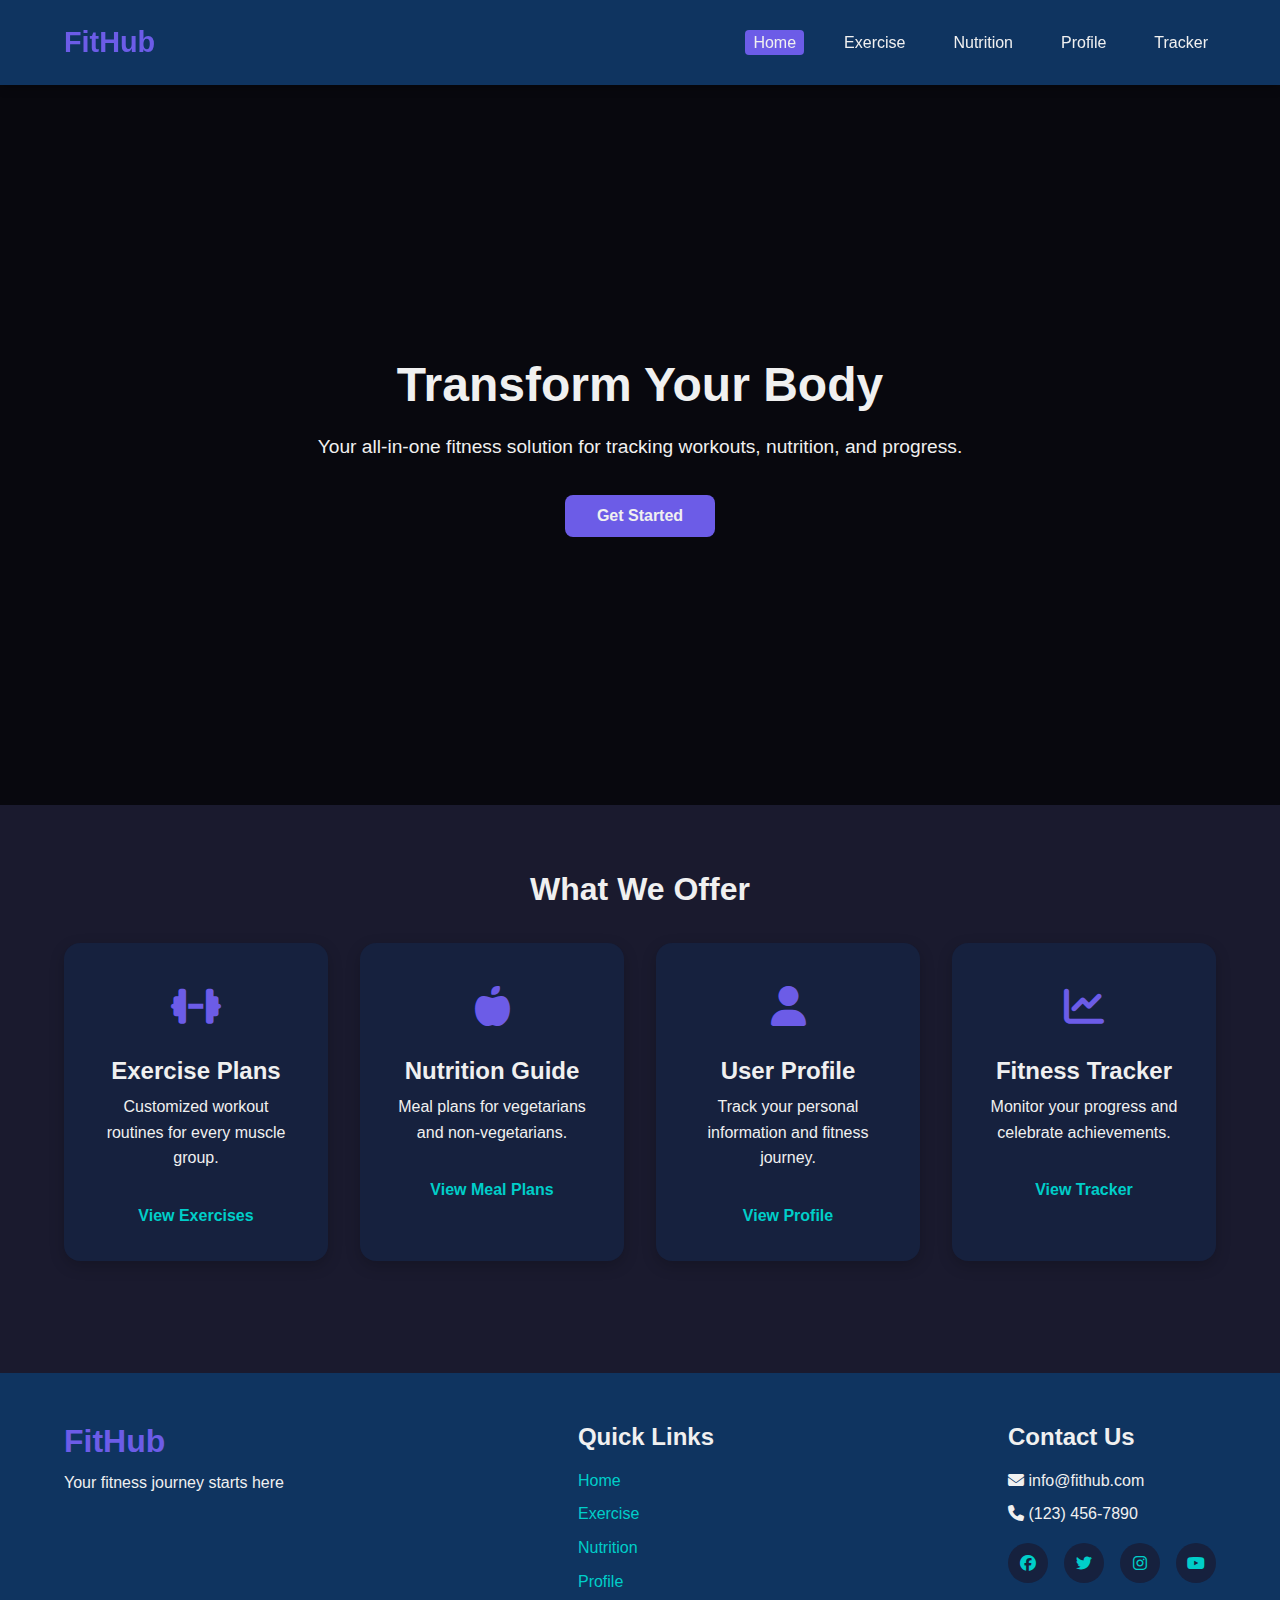
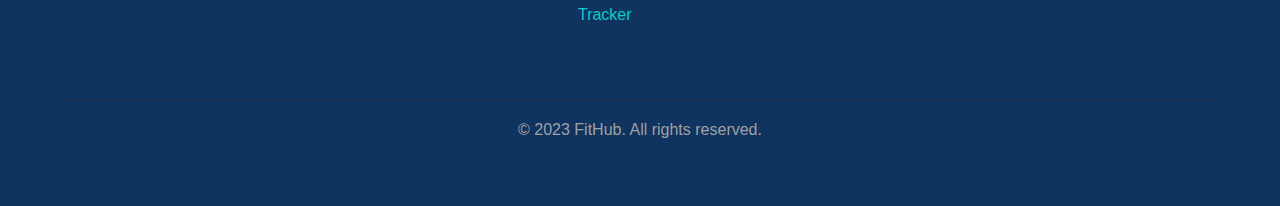
<file: index.html>
<!DOCTYPE html>
<html lang="en">
  <head>
    <meta charset="UTF-8" />
    <meta name="viewport" content="width=device-width, initial-scale=1.0" />
    <title>FitHub - Your Fitness Companion</title>
    <link rel="stylesheet" href="css/style.css" />
    <!-- Font Awesome for icons -->
    <link
      rel="stylesheet"
      href="https://cdnjs.cloudflare.com/ajax/libs/font-awesome/6.4.0/css/all.min.css"
    />
  </head>
  <body>
    <!-- Header with navigation -->
    <header>
      <div class="container">
        <div class="logo">
          <h1>FitHub</h1>
        </div>
        <nav>
          <ul>
            <li><a href="index.html" class="active">Home</a></li>
            <li><a href="exercise.html">Exercise</a></li>
            <li><a href="nutrition.html">Nutrition</a></li>
            <li><a href="profile.html">Profile</a></li>
            <li><a href="tracker.html">Tracker</a></li>
          </ul>
        </nav>
      </div>
    </header>

    <!-- Main content -->
    <main>
      <!-- Hero section with real background image -->
      <section class="hero">
        <div class="container">
          <div class="hero-content">
            <h2>Transform Your Body</h2>
            <p>
              Your all-in-one fitness solution for tracking workouts, nutrition,
              and progress.
            </p>
            <a href="exercise.html" class="btn">Get Started</a>
          </div>
        </div>
      </section>

      <!-- Features section -->
      <section class="features">
        <div class="container">
          <h2>What We Offer</h2>
          <div class="feature-cards">
            <!-- Exercise feature -->
            <div class="feature-card">
              <div class="feature-icon">
                <i class="fas fa-dumbbell"></i>
              </div>
              <h3>Exercise Plans</h3>
              <p>Customized workout routines for every muscle group.</p>
              <a href="exercise.html" class="feature-link">View Exercises</a>
            </div>

            <!-- Nutrition feature -->
            <div class="feature-card">
              <div class="feature-icon">
                <i class="fas fa-apple-alt"></i>
              </div>
              <h3>Nutrition Guide</h3>
              <p>Meal plans for vegetarians and non-vegetarians.</p>
              <a href="nutrition.html" class="feature-link">View Meal Plans</a>
            </div>

            <!-- Profile feature -->
            <div class="feature-card">
              <div class="feature-icon">
                <i class="fas fa-user"></i>
              </div>
              <h3>User Profile</h3>
              <p>Track your personal information and fitness journey.</p>
              <a href="profile.html" class="feature-link">View Profile</a>
            </div>

            <!-- Tracker feature -->
            <div class="feature-card">
              <div class="feature-icon">
                <i class="fas fa-chart-line"></i>
              </div>
              <h3>Fitness Tracker</h3>
              <p>Monitor your progress and celebrate achievements.</p>
              <a href="tracker.html" class="feature-link">View Tracker</a>
            </div>
          </div>
        </div>
      </section>
    </main>

    <!-- Footer -->
    <footer>
      <div class="container">
        <div class="footer-content">
          <div class="footer-logo">
            <h2>FitHub</h2>
            <p>Your fitness journey starts here</p>
          </div>
          <div class="footer-links">
            <h3>Quick Links</h3>
            <ul>
              <li><a href="index.html">Home</a></li>
              <li><a href="exercise.html">Exercise</a></li>
              <li><a href="nutrition.html">Nutrition</a></li>
              <li><a href="profile.html">Profile</a></li>
              <li><a href="tracker.html">Tracker</a></li>
            </ul>
          </div>
          <div class="footer-contact">
            <h3>Contact Us</h3>
            <p><i class="fas fa-envelope"></i> info@fithub.com</p>
            <p><i class="fas fa-phone"></i> (123) 456-7890</p>
            <div class="social-icons">
              <a href="#"><i class="fab fa-facebook"></i></a>
              <a href="#"><i class="fab fa-twitter"></i></a>
              <a href="#"><i class="fab fa-instagram"></i></a>
              <a href="#"><i class="fab fa-youtube"></i></a>
            </div>
          </div>
        </div>
        <div class="copyright">
          <p>&copy; 2023 FitHub. All rights reserved.</p>
        </div>
      </div>
    </footer>
  </body>
</html>
</file>
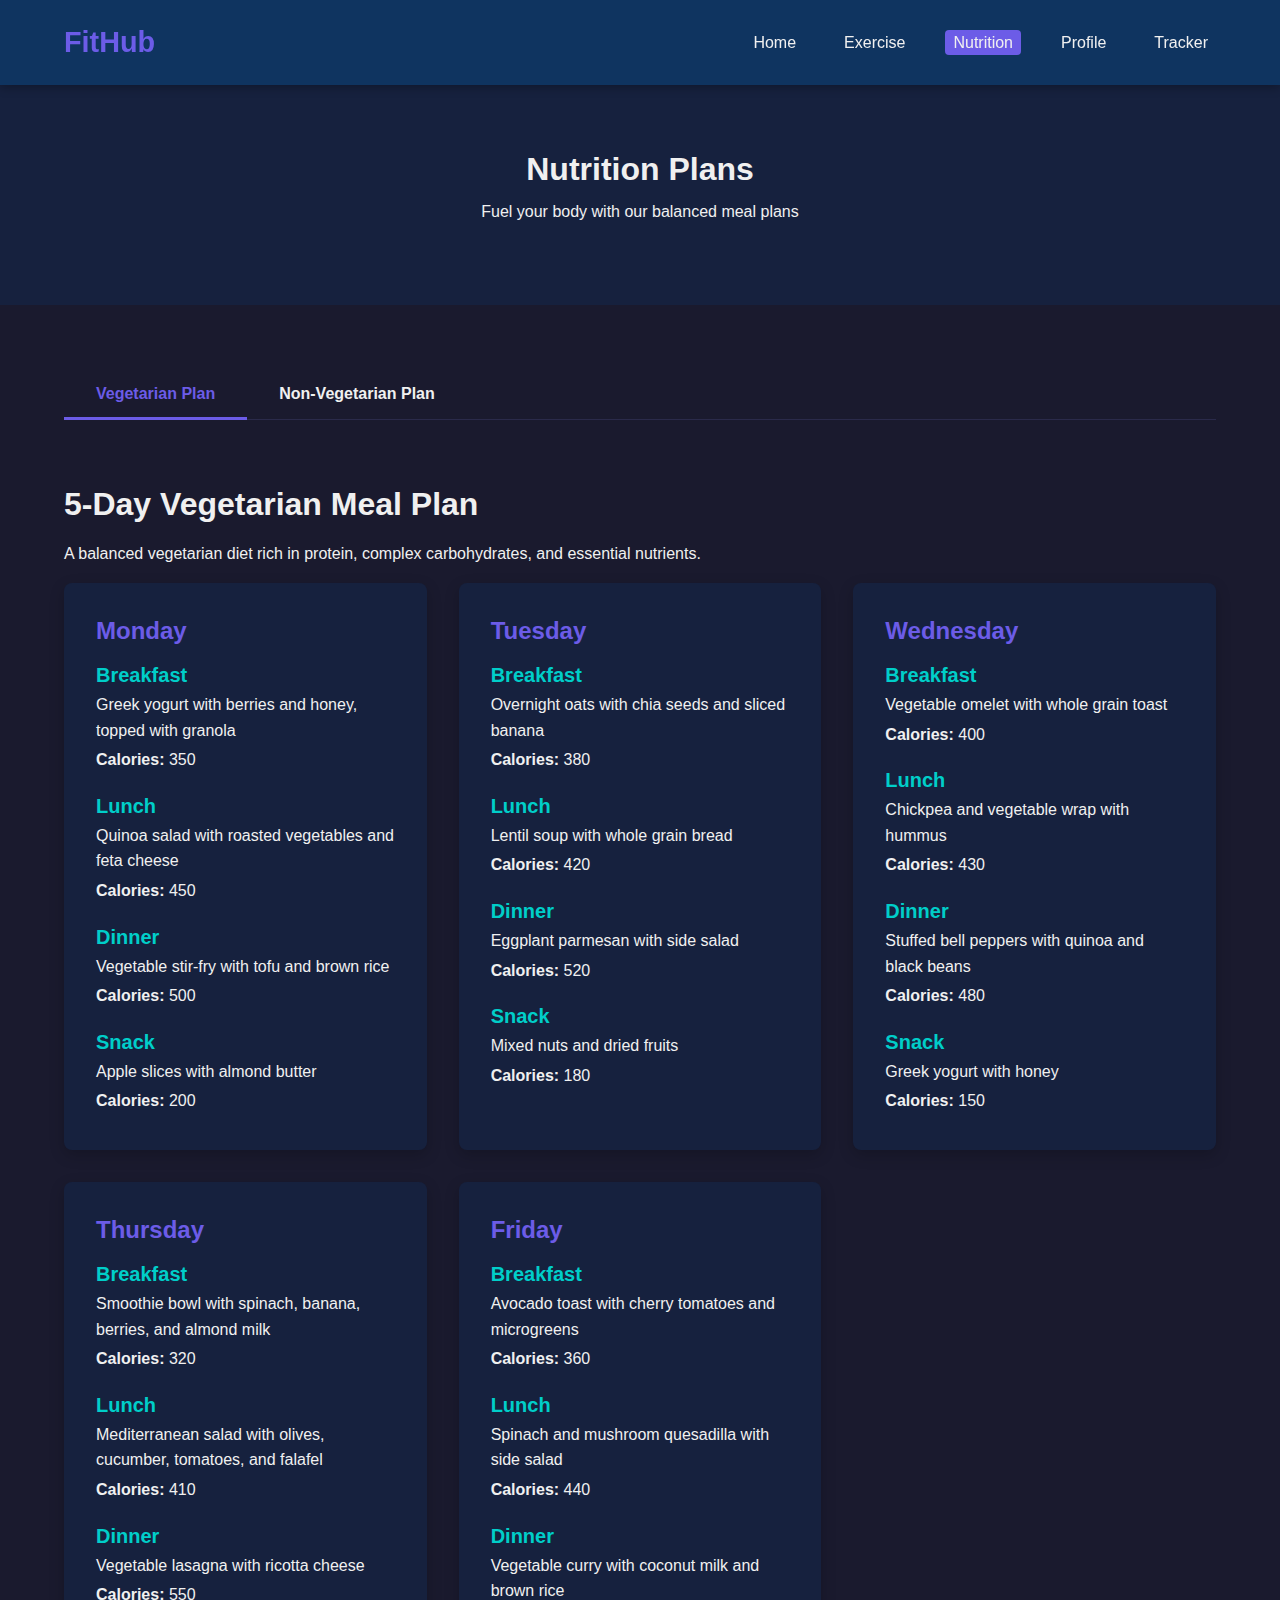
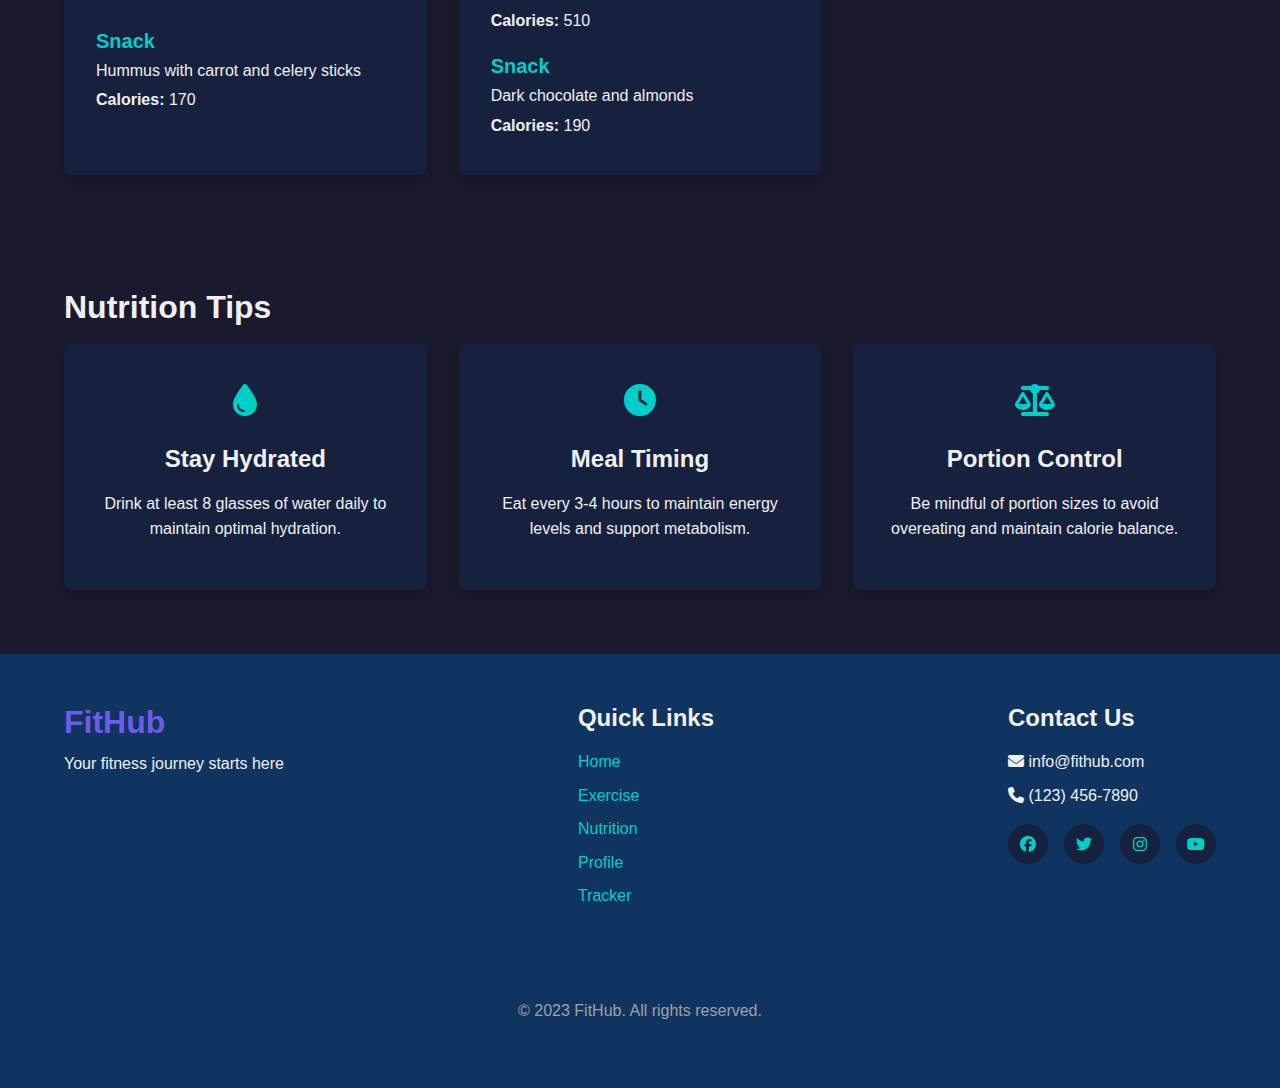
<file: nutrition.html>
<!DOCTYPE html>
<html lang="en">
  <head>
    <meta charset="UTF-8" />
    <meta name="viewport" content="width=device-width, initial-scale=1.0" />
    <title>Nutrition Plans - FitHub</title>
    <link rel="stylesheet" href="css/style.css" />
    <!-- Font Awesome for icons -->
    <link
      rel="stylesheet"
      href="https://cdnjs.cloudflare.com/ajax/libs/font-awesome/6.4.0/css/all.min.css"
    />
  </head>
  <body>
    <!-- Header with navigation -->
    <header>
      <div class="container">
        <div class="logo">
          <h1>FitHub</h1>
        </div>
        <nav>
          <ul>
            <li><a href="index.html">Home</a></li>
            <li><a href="exercise.html">Exercise</a></li>
            <li><a href="nutrition.html" class="active">Nutrition</a></li>
            <li><a href="profile.html">Profile</a></li>
            <li><a href="tracker.html">Tracker</a></li>
          </ul>
        </nav>
      </div>
    </header>

    <!-- Main content -->
    <main>
      <!-- Nutrition page header -->
      <section class="page-header">
        <div class="container">
          <h2>Nutrition Plans</h2>
          <p>Fuel your body with our balanced meal plans</p>
        </div>
      </section>

      <!-- Nutrition tabs -->
      <section class="nutrition-section">
        <div class="container">
          <!-- Tab navigation -->
          <div class="tab-navigation">
            <button class="tab-button active" id="veg-tab">
              Vegetarian Plan
            </button>
            <button class="tab-button" id="non-veg-tab">
              Non-Vegetarian Plan
            </button>
          </div>

          <!-- Vegetarian Plan Tab -->
          <div class="tab-content active" id="vegetarian">
            <h2>5-Day Vegetarian Meal Plan</h2>
            <p>
              A balanced vegetarian diet rich in protein, complex carbohydrates,
              and essential nutrients.
            </p>

            <div class="meal-plan">
              <!-- Monday -->
              <div class="day-plan">
                <h3>Monday</h3>
                <div class="meals">
                  <div class="meal">
                    <h4>Breakfast</h4>
                    <p>
                      Greek yogurt with berries and honey, topped with granola
                    </p>
                    <p><strong>Calories:</strong> 350</p>
                  </div>
                  <div class="meal">
                    <h4>Lunch</h4>
                    <p>Quinoa salad with roasted vegetables and feta cheese</p>
                    <p><strong>Calories:</strong> 450</p>
                  </div>
                  <div class="meal">
                    <h4>Dinner</h4>
                    <p>Vegetable stir-fry with tofu and brown rice</p>
                    <p><strong>Calories:</strong> 500</p>
                  </div>
                  <div class="meal">
                    <h4>Snack</h4>
                    <p>Apple slices with almond butter</p>
                    <p><strong>Calories:</strong> 200</p>
                  </div>
                </div>
              </div>

              <!-- Tuesday -->
              <div class="day-plan">
                <h3>Tuesday</h3>
                <div class="meals">
                  <div class="meal">
                    <h4>Breakfast</h4>
                    <p>Overnight oats with chia seeds and sliced banana</p>
                    <p><strong>Calories:</strong> 380</p>
                  </div>
                  <div class="meal">
                    <h4>Lunch</h4>
                    <p>Lentil soup with whole grain bread</p>
                    <p><strong>Calories:</strong> 420</p>
                  </div>
                  <div class="meal">
                    <h4>Dinner</h4>
                    <p>Eggplant parmesan with side salad</p>
                    <p><strong>Calories:</strong> 520</p>
                  </div>
                  <div class="meal">
                    <h4>Snack</h4>
                    <p>Mixed nuts and dried fruits</p>
                    <p><strong>Calories:</strong> 180</p>
                  </div>
                </div>
              </div>

              <!-- Wednesday -->
              <div class="day-plan">
                <h3>Wednesday</h3>
                <div class="meals">
                  <div class="meal">
                    <h4>Breakfast</h4>
                    <p>Vegetable omelet with whole grain toast</p>
                    <p><strong>Calories:</strong> 400</p>
                  </div>
                  <div class="meal">
                    <h4>Lunch</h4>
                    <p>Chickpea and vegetable wrap with hummus</p>
                    <p><strong>Calories:</strong> 430</p>
                  </div>
                  <div class="meal">
                    <h4>Dinner</h4>
                    <p>Stuffed bell peppers with quinoa and black beans</p>
                    <p><strong>Calories:</strong> 480</p>
                  </div>
                  <div class="meal">
                    <h4>Snack</h4>
                    <p>Greek yogurt with honey</p>
                    <p><strong>Calories:</strong> 150</p>
                  </div>
                </div>
              </div>

              <!-- Thursday -->
              <div class="day-plan">
                <h3>Thursday</h3>
                <div class="meals">
                  <div class="meal">
                    <h4>Breakfast</h4>
                    <p>
                      Smoothie bowl with spinach, banana, berries, and almond
                      milk
                    </p>
                    <p><strong>Calories:</strong> 320</p>
                  </div>
                  <div class="meal">
                    <h4>Lunch</h4>
                    <p>
                      Mediterranean salad with olives, cucumber, tomatoes, and
                      falafel
                    </p>
                    <p><strong>Calories:</strong> 410</p>
                  </div>
                  <div class="meal">
                    <h4>Dinner</h4>
                    <p>Vegetable lasagna with ricotta cheese</p>
                    <p><strong>Calories:</strong> 550</p>
                  </div>
                  <div class="meal">
                    <h4>Snack</h4>
                    <p>Hummus with carrot and celery sticks</p>
                    <p><strong>Calories:</strong> 170</p>
                  </div>
                </div>
              </div>

              <!-- Friday -->
              <div class="day-plan">
                <h3>Friday</h3>
                <div class="meals">
                  <div class="meal">
                    <h4>Breakfast</h4>
                    <p>Avocado toast with cherry tomatoes and microgreens</p>
                    <p><strong>Calories:</strong> 360</p>
                  </div>
                  <div class="meal">
                    <h4>Lunch</h4>
                    <p>Spinach and mushroom quesadilla with side salad</p>
                    <p><strong>Calories:</strong> 440</p>
                  </div>
                  <div class="meal">
                    <h4>Dinner</h4>
                    <p>Vegetable curry with coconut milk and brown rice</p>
                    <p><strong>Calories:</strong> 510</p>
                  </div>
                  <div class="meal">
                    <h4>Snack</h4>
                    <p>Dark chocolate and almonds</p>
                    <p><strong>Calories:</strong> 190</p>
                  </div>
                </div>
              </div>
            </div>
          </div>

          <!-- Non-Vegetarian Plan Tab -->
          <div class="tab-content" id="non-vegetarian">
            <h2>5-Day Non-Vegetarian Meal Plan</h2>
            <p>
              A protein-rich diet with lean meats, complex carbohydrates, and
              essential nutrients.
            </p>

            <div class="meal-plan">
              <!-- Monday -->
              <div class="day-plan">
                <h3>Monday</h3>
                <div class="meals">
                  <div class="meal">
                    <h4>Breakfast</h4>
                    <p>Scrambled eggs with spinach and whole grain toast</p>
                    <p><strong>Calories:</strong> 380</p>
                  </div>
                  <div class="meal">
                    <h4>Lunch</h4>
                    <p>
                      Grilled chicken salad with mixed greens and olive oil
                      dressing
                    </p>
                    <p><strong>Calories:</strong> 450</p>
                  </div>
                  <div class="meal">
                    <h4>Dinner</h4>
                    <p>Baked salmon with roasted vegetables and quinoa</p>
                    <p><strong>Calories:</strong> 520</p>
                  </div>
                  <div class="meal">
                    <h4>Snack</h4>
                    <p>Protein shake with banana</p>
                    <p><strong>Calories:</strong> 220</p>
                  </div>
                </div>
              </div>

              <!-- Tuesday -->
              <div class="day-plan">
                <h3>Tuesday</h3>
                <div class="meals">
                  <div class="meal">
                    <h4>Breakfast</h4>
                    <p>Greek yogurt with berries, nuts, and honey</p>
                    <p><strong>Calories:</strong> 350</p>
                  </div>
                  <div class="meal">
                    <h4>Lunch</h4>
                    <p>Turkey and avocado wrap with side salad</p>
                    <p><strong>Calories:</strong> 480</p>
                  </div>
                  <div class="meal">
                    <h4>Dinner</h4>
                    <p>Lean beef stir-fry with vegetables and brown rice</p>
                    <p><strong>Calories:</strong> 550</p>
                  </div>
                  <div class="meal">
                    <h4>Snack</h4>
                    <p>Hard-boiled eggs</p>
                    <p><strong>Calories:</strong> 140</p>
                  </div>
                </div>
              </div>

              <!-- Wednesday -->
              <div class="day-plan">
                <h3>Wednesday</h3>
                <div class="meals">
                  <div class="meal">
                    <h4>Breakfast</h4>
                    <p>Protein pancakes with fresh berries</p>
                    <p><strong>Calories:</strong> 420</p>
                  </div>
                  <div class="meal">
                    <h4>Lunch</h4>
                    <p>Tuna salad with whole grain crackers</p>
                    <p><strong>Calories:</strong> 400</p>
                  </div>
                  <div class="meal">
                    <h4>Dinner</h4>
                    <p>
                      Grilled chicken breast with sweet potato and steamed
                      broccoli
                    </p>
                    <p><strong>Calories:</strong> 490</p>
                  </div>
                  <div class="meal">
                    <h4>Snack</h4>
                    <p>Cottage cheese with pineapple</p>
                    <p><strong>Calories:</strong> 180</p>
                  </div>
                </div>
              </div>

              <!-- Thursday -->
              <div class="day-plan">
                <h3>Thursday</h3>
                <div class="meals">
                  <div class="meal">
                    <h4>Breakfast</h4>
                    <p>
                      Egg white omelet with turkey bacon and whole grain toast
                    </p>
                    <p><strong>Calories:</strong> 390</p>
                  </div>
                  <div class="meal">
                    <h4>Lunch</h4>
                    <p>
                      Grilled shrimp salad with mixed greens and light
                      vinaigrette
                    </p>
                    <p><strong>Calories:</strong> 420</p>
                  </div>
                  <div class="meal">
                    <h4>Dinner</h4>
                    <p>
                      Baked chicken thighs with roasted Brussels sprouts and
                      quinoa
                    </p>
                    <p><strong>Calories:</strong> 530</p>
                  </div>
                  <div class="meal">
                    <h4>Snack</h4>
                    <p>Greek yogurt with honey and walnuts</p>
                    <p><strong>Calories:</strong> 200</p>
                  </div>
                </div>
              </div>

              <!-- Friday -->
              <div class="day-plan">
                <h3>Friday</h3>
                <div class="meals">
                  <div class="meal">
                    <h4>Breakfast</h4>
                    <p>Smoked salmon on whole grain toast with cream cheese</p>
                    <p><strong>Calories:</strong> 410</p>
                  </div>
                  <div class="meal">
                    <h4>Lunch</h4>
                    <p>Chicken Caesar salad with homemade dressing</p>
                    <p><strong>Calories:</strong> 460</p>
                  </div>
                  <div class="meal">
                    <h4>Dinner</h4>
                    <p>Grilled steak with asparagus and sweet potato mash</p>
                    <p><strong>Calories:</strong> 580</p>
                  </div>
                  <div class="meal">
                    <h4>Snack</h4>
                    <p>Protein bar and apple</p>
                    <p><strong>Calories:</strong> 230</p>
                  </div>
                </div>
              </div>
            </div>
          </div>
        </div>
      </section>

      <!-- Nutrition tips -->
      <section class="nutrition-tips">
        <div class="container">
          <h2>Nutrition Tips</h2>
          <div class="tips-container">
            <div class="tip">
              <div class="tip-icon">
                <i class="fas fa-tint"></i>
              </div>
              <h3>Stay Hydrated</h3>
              <p>
                Drink at least 8 glasses of water daily to maintain optimal
                hydration.
              </p>
            </div>
            <div class="tip">
              <div class="tip-icon">
                <i class="fas fa-clock"></i>
              </div>
              <h3>Meal Timing</h3>
              <p>
                Eat every 3-4 hours to maintain energy levels and support
                metabolism.
              </p>
            </div>
            <div class="tip">
              <div class="tip-icon">
                <i class="fas fa-balance-scale"></i>
              </div>
              <h3>Portion Control</h3>
              <p>
                Be mindful of portion sizes to avoid overeating and maintain
                calorie balance.
              </p>
            </div>
          </div>
        </div>
      </section>
    </main>

    <!-- Footer -->
    <footer>
      <div class="container">
        <div class="footer-content">
          <div class="footer-logo">
            <h2>FitHub</h2>
            <p>Your fitness journey starts here</p>
          </div>
          <div class="footer-links">
            <h3>Quick Links</h3>
            <ul>
              <li><a href="index.html">Home</a></li>
              <li><a href="exercise.html">Exercise</a></li>
              <li><a href="nutrition.html">Nutrition</a></li>
              <li><a href="profile.html">Profile</a></li>
              <li><a href="tracker.html">Tracker</a></li>
            </ul>
          </div>
          <div class="footer-contact">
            <h3>Contact Us</h3>
            <p><i class="fas fa-envelope"></i> info@fithub.com</p>
            <p><i class="fas fa-phone"></i> (123) 456-7890</p>
            <div class="social-icons">
              <a href="#"><i class="fab fa-facebook"></i></a>
              <a href="#"><i class="fab fa-twitter"></i></a>
              <a href="#"><i class="fab fa-instagram"></i></a>
              <a href="#"><i class="fab fa-youtube"></i></a>
            </div>
          </div>
        </div>
        <div class="copyright">
          <p>&copy; 2023 FitHub. All rights reserved.</p>
        </div>
      </div>
    </footer>

    <!-- JavaScript for tab switching -->
    <script>
      document.addEventListener("DOMContentLoaded", function () {
        const vegTab = document.getElementById("veg-tab");
        const nonVegTab = document.getElementById("non-veg-tab");
        const vegContent = document.getElementById("vegetarian");
        const nonVegContent = document.getElementById("non-vegetarian");

        vegTab.addEventListener("click", function () {
          vegTab.classList.add("active");
          nonVegTab.classList.remove("active");
          vegContent.classList.add("active");
          nonVegContent.classList.remove("active");
        });

        nonVegTab.addEventListener("click", function () {
          nonVegTab.classList.add("active");
          vegTab.classList.remove("active");
          nonVegContent.classList.add("active");
          vegContent.classList.remove("active");
        });
      });
    </script>
  </body>
</html>
</file>
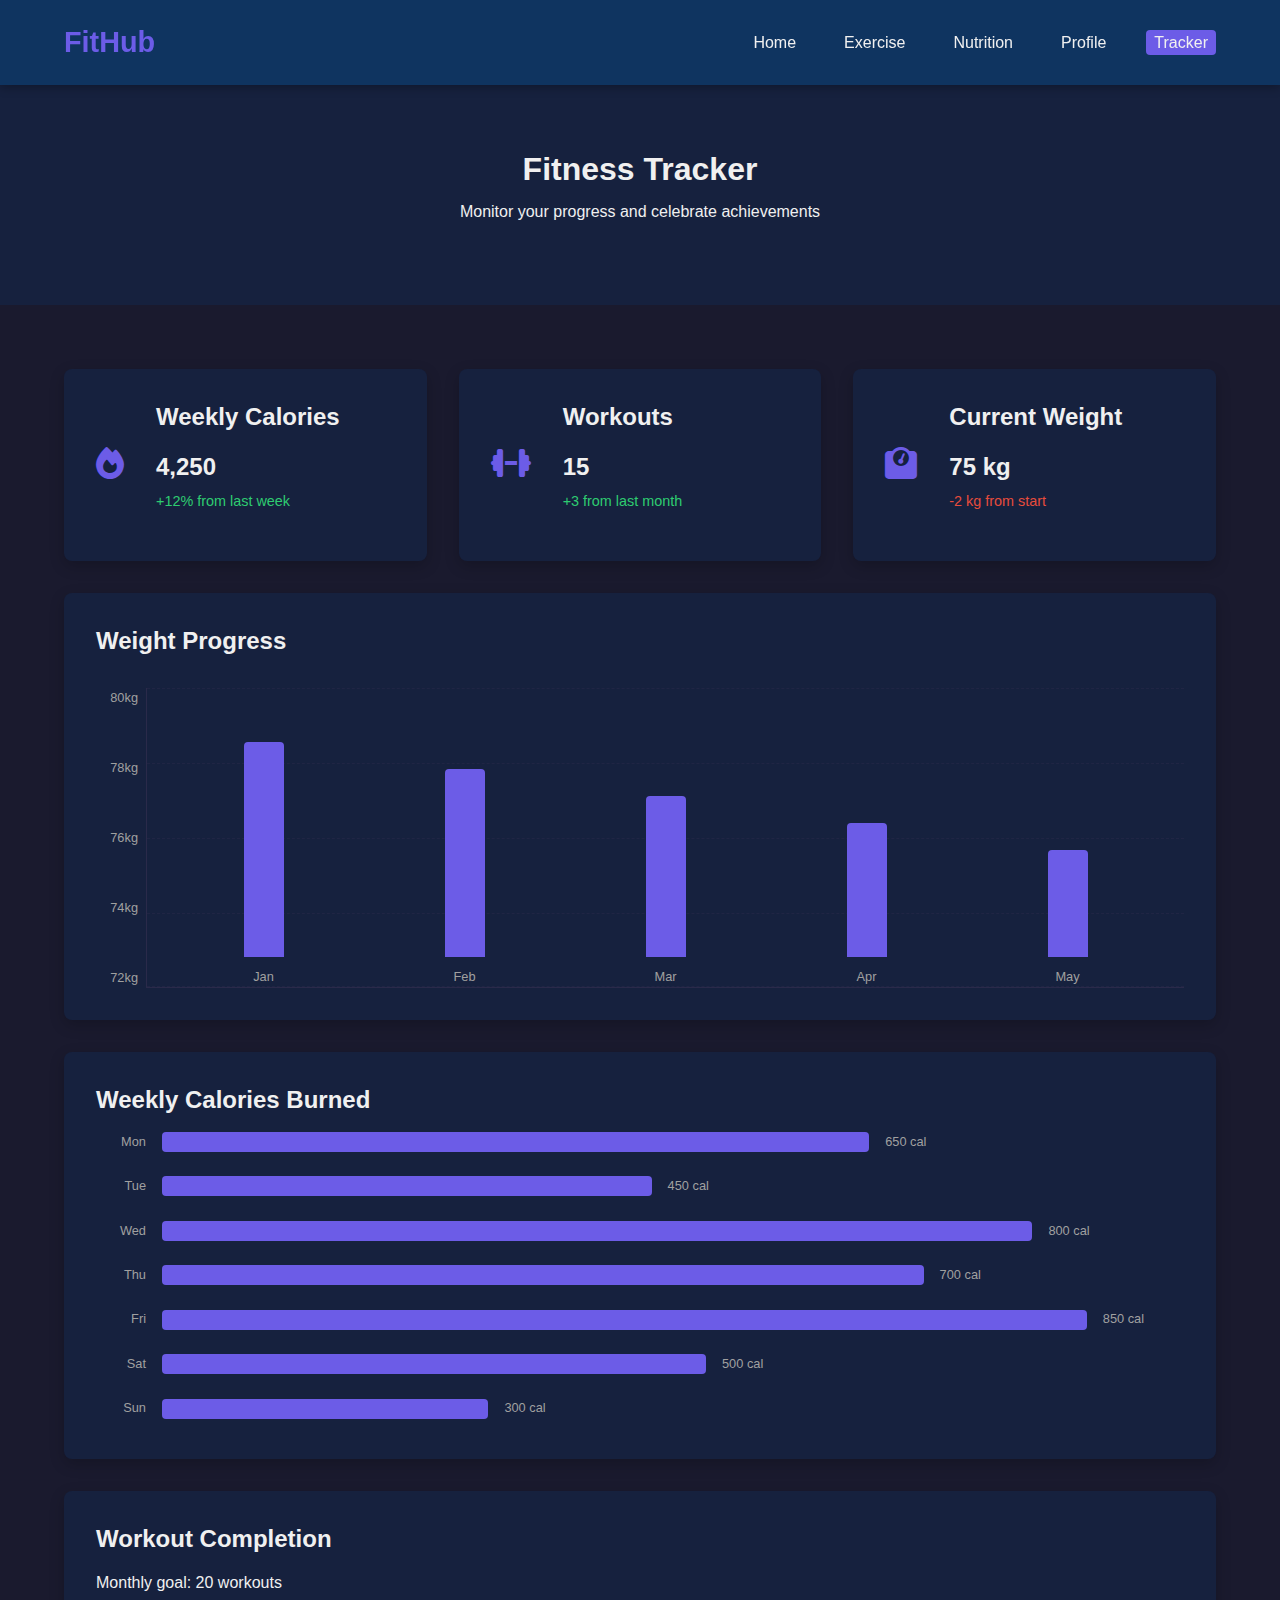
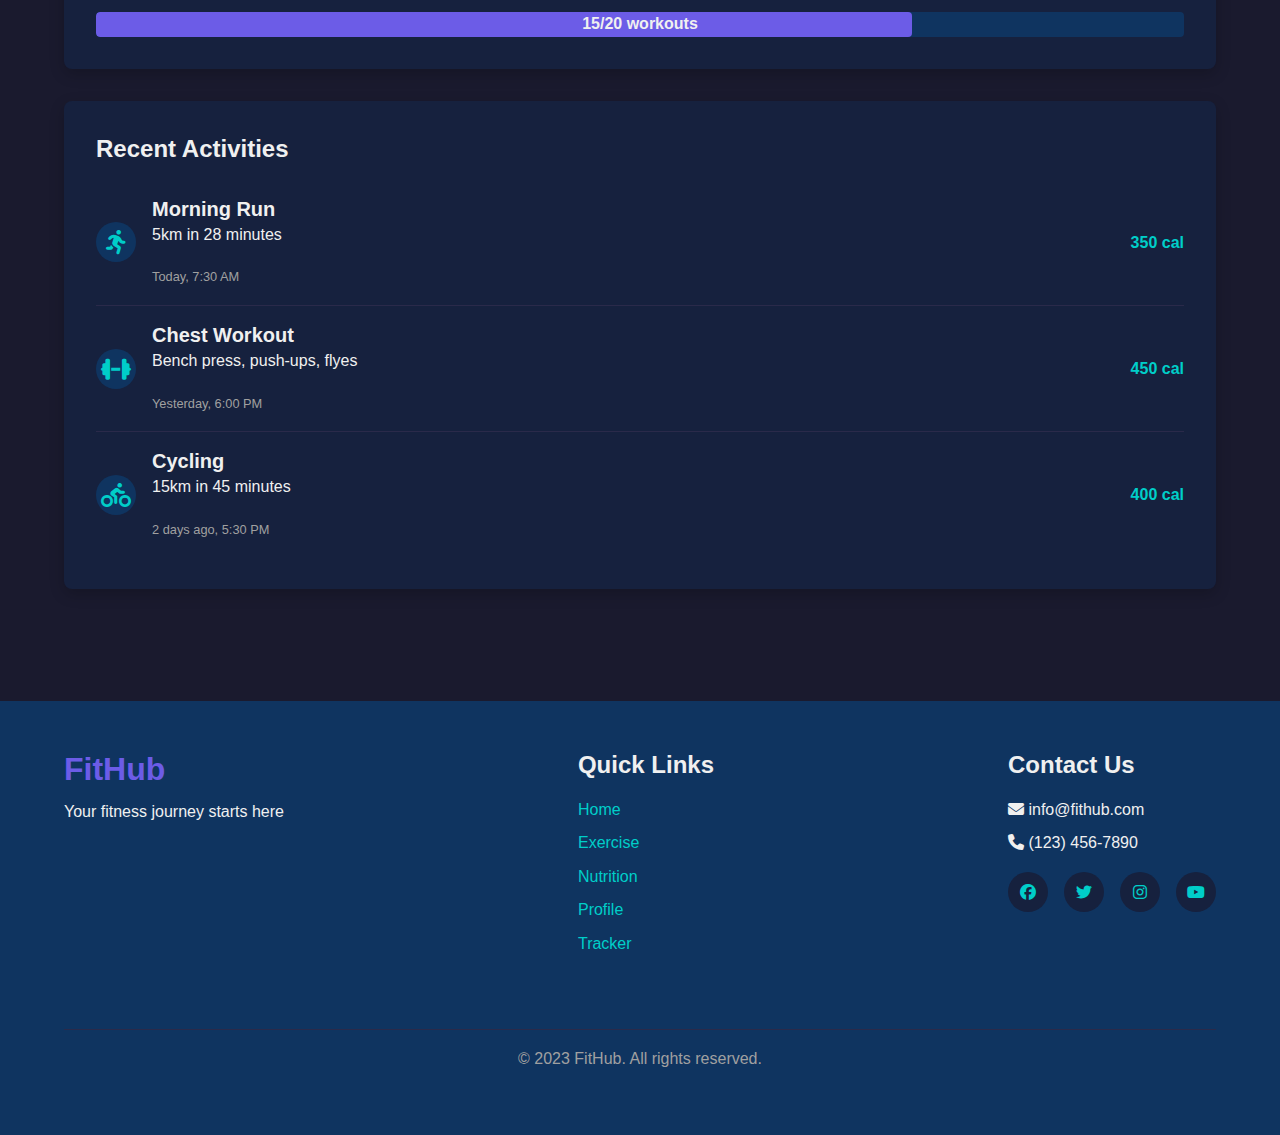
<file: tracker.html>
<!DOCTYPE html>
<html lang="en">
  <head>
    <meta charset="UTF-8" />
    <meta name="viewport" content="width=device-width, initial-scale=1.0" />
    <title>Fitness Tracker - FitHub</title>
    <link rel="stylesheet" href="css/style.css" />
    <!-- Font Awesome for icons -->
    <link
      rel="stylesheet"
      href="https://cdnjs.cloudflare.com/ajax/libs/font-awesome/6.4.0/css/all.min.css"
    />
  </head>
  <body>
    <!-- Header with navigation -->
    <header>
      <div class="container">
        <div class="logo">
          <h1>FitHub</h1>
        </div>
        <nav>
          <ul>
            <li><a href="index.html">Home</a></li>
            <li><a href="exercise.html">Exercise</a></li>
            <li><a href="nutrition.html">Nutrition</a></li>
            <li><a href="profile.html">Profile</a></li>
            <li><a href="tracker.html" class="active">Tracker</a></li>
          </ul>
        </nav>
      </div>
    </header>

    <!-- Main content -->
    <main>
      <!-- Tracker page header -->
      <section class="page-header">
        <div class="container">
          <h2>Fitness Tracker</h2>
          <p>Monitor your progress and celebrate achievements</p>
        </div>
      </section>

      <!-- Tracker dashboard -->
      <section class="tracker-section">
        <div class="container">
          <div class="tracker-dashboard">
            <!-- Summary cards -->
            <div class="summary-cards">
              <div class="summary-card">
                <div class="card-icon">
                  <i class="fas fa-fire"></i>
                </div>
                <div class="card-content">
                  <h3>Weekly Calories</h3>
                  <p class="card-value">4,250</p>
                  <p class="card-change positive">+12% from last week</p>
                </div>
              </div>
              <div class="summary-card">
                <div class="card-icon">
                  <i class="fas fa-dumbbell"></i>
                </div>
                <div class="card-content">
                  <h3>Workouts</h3>
                  <p class="card-value">15</p>
                  <p class="card-change positive">+3 from last month</p>
                </div>
              </div>
              <div class="summary-card">
                <div class="card-icon">
                  <i class="fas fa-weight"></i>
                </div>
                <div class="card-content">
                  <h3>Current Weight</h3>
                  <p class="card-value">75 kg</p>
                  <p class="card-change negative">-2 kg from start</p>
                </div>
              </div>
            </div>

            <!-- Weight progress chart - New Vertical Bar Chart -->
            <div class="chart-container">
              <h3>Weight Progress</h3>
              <div class="weight-chart-container">
                <!-- Y-axis labels -->
                <div class="weight-y-axis">
                  <div class="weight-y-label">80kg</div>
                  <div class="weight-y-label">78kg</div>
                  <div class="weight-y-label">76kg</div>
                  <div class="weight-y-label">74kg</div>
                  <div class="weight-y-label">72kg</div>
                </div>

                <!-- Chart grid and bars -->
                <div class="weight-chart-grid">
                  <!-- Grid lines -->
                  <div class="weight-grid-line"></div>
                  <div class="weight-grid-line"></div>
                  <div class="weight-grid-line"></div>
                  <div class="weight-grid-line"></div>
                  <div class="weight-grid-line"></div>

                  <!-- Bar chart -->
                  <div class="weight-bars">
                    <!-- January - 79kg -->
                    <div class="weight-bar-column">
                      <div class="weight-bar-value">79kg</div>
                      <div class="weight-bar" style="height: 80%">
                        <div class="weight-bar-fill"></div>
                      </div>
                      <div class="weight-bar-label">Jan</div>
                    </div>

                    <!-- February - 78kg -->
                    <div class="weight-bar-column">
                      <div class="weight-bar-value">78kg</div>
                      <div class="weight-bar" style="height: 70%">
                        <div class="weight-bar-fill"></div>
                      </div>
                      <div class="weight-bar-label">Feb</div>
                    </div>

                    <!-- March - 77kg -->
                    <div class="weight-bar-column">
                      <div class="weight-bar-value">77kg</div>
                      <div class="weight-bar" style="height: 60%">
                        <div class="weight-bar-fill"></div>
                      </div>
                      <div class="weight-bar-label">Mar</div>
                    </div>

                    <!-- April - 76kg -->
                    <div class="weight-bar-column">
                      <div class="weight-bar-value">76kg</div>
                      <div class="weight-bar" style="height: 50%">
                        <div class="weight-bar-fill"></div>
                      </div>
                      <div class="weight-bar-label">Apr</div>
                    </div>

                    <!-- May - 75kg -->
                    <div class="weight-bar-column">
                      <div class="weight-bar-value">75kg</div>
                      <div class="weight-bar" style="height: 40%">
                        <div class="weight-bar-fill"></div>
                      </div>
                      <div class="weight-bar-label">May</div>
                    </div>
                  </div>
                </div>
              </div>
            </div>

            <!-- Calories burned chart -->
            <div class="chart-container">
              <h3>Weekly Calories Burned</h3>
              <div class="calories-chart">
                <!-- CSS-only chart using divs -->
                <div class="chart-bars horizontal">
                  <div class="chart-bar-h">
                    <span class="bar-label">Mon</span>
                    <div class="bar-fill" style="width: 65%"></div>
                    <span class="bar-value">650 cal</span>
                  </div>
                  <div class="chart-bar-h">
                    <span class="bar-label">Tue</span>
                    <div class="bar-fill" style="width: 45%"></div>
                    <span class="bar-value">450 cal</span>
                  </div>
                  <div class="chart-bar-h">
                    <span class="bar-label">Wed</span>
                    <div class="bar-fill" style="width: 80%"></div>
                    <span class="bar-value">800 cal</span>
                  </div>
                  <div class="chart-bar-h">
                    <span class="bar-label">Thu</span>
                    <div class="bar-fill" style="width: 70%"></div>
                    <span class="bar-value">700 cal</span>
                  </div>
                  <div class="chart-bar-h">
                    <span class="bar-label">Fri</span>
                    <div class="bar-fill" style="width: 85%"></div>
                    <span class="bar-value">850 cal</span>
                  </div>
                  <div class="chart-bar-h">
                    <span class="bar-label">Sat</span>
                    <div class="bar-fill" style="width: 50%"></div>
                    <span class="bar-value">500 cal</span>
                  </div>
                  <div class="chart-bar-h">
                    <span class="bar-label">Sun</span>
                    <div class="bar-fill" style="width: 30%"></div>
                    <span class="bar-value">300 cal</span>
                  </div>
                </div>
              </div>
            </div>

            <!-- Workout count progress -->
            <div class="progress-container">
              <h3>Workout Completion</h3>
              <p>Monthly goal: 20 workouts</p>
              <div class="progress-bar">
                <div class="progress-fill" style="width: 75%"></div>
                <span class="progress-text">15/20 workouts</span>
              </div>
            </div>

            <!-- Recent activities -->
            <div class="recent-activities">
              <h3>Recent Activities</h3>
              <div class="activity-list">
                <div class="activity-item">
                  <div class="activity-icon">
                    <i class="fas fa-running"></i>
                  </div>
                  <div class="activity-details">
                    <h4>Morning Run</h4>
                    <p>5km in 28 minutes</p>
                    <span class="activity-date">Today, 7:30 AM</span>
                  </div>
                  <div class="activity-stats">
                    <span>350 cal</span>
                  </div>
                </div>
                <div class="activity-item">
                  <div class="activity-icon">
                    <i class="fas fa-dumbbell"></i>
                  </div>
                  <div class="activity-details">
                    <h4>Chest Workout</h4>
                    <p>Bench press, push-ups, flyes</p>
                    <span class="activity-date">Yesterday, 6:00 PM</span>
                  </div>
                  <div class="activity-stats">
                    <span>450 cal</span>
                  </div>
                </div>
                <div class="activity-item">
                  <div class="activity-icon">
                    <i class="fas fa-biking"></i>
                  </div>
                  <div class="activity-details">
                    <h4>Cycling</h4>
                    <p>15km in 45 minutes</p>
                    <span class="activity-date">2 days ago, 5:30 PM</span>
                  </div>
                  <div class="activity-stats">
                    <span>400 cal</span>
                  </div>
                </div>
              </div>
            </div>
          </div>
        </div>
      </section>
    </main>

    <!-- Footer -->
    <footer>
      <div class="container">
        <div class="footer-content">
          <div class="footer-logo">
            <h2>FitHub</h2>
            <p>Your fitness journey starts here</p>
          </div>
          <div class="footer-links">
            <h3>Quick Links</h3>
            <ul>
              <li><a href="index.html">Home</a></li>
              <li><a href="exercise.html">Exercise</a></li>
              <li><a href="nutrition.html">Nutrition</a></li>
              <li><a href="profile.html">Profile</a></li>
              <li><a href="tracker.html">Tracker</a></li>
            </ul>
          </div>
          <div class="footer-contact">
            <h3>Contact Us</h3>
            <p><i class="fas fa-envelope"></i> info@fithub.com</p>
            <p><i class="fas fa-phone"></i> (123) 456-7890</p>
            <div class="social-icons">
              <a href="#"><i class="fab fa-facebook"></i></a>
              <a href="#"><i class="fab fa-twitter"></i></a>
              <a href="#"><i class="fab fa-instagram"></i></a>
              <a href="#"><i class="fab fa-youtube"></i></a>
            </div>
          </div>
        </div>
        <div class="copyright">
          <p>&copy; 2023 FitHub. All rights reserved.</p>
        </div>
      </div>
    </footer>
  </body>
</html>
</file>
<file: css/style.css>
/* 
   FitHub CSS Stylesheet
   A dark, modern, and responsive design for fitness website
   Using CSS variables for consistent theming
*/

/* ===== CSS Variables ===== */
:root {
  /* Color Palette */
  --primary-color: #6c5ce7; /* Purple accent color */
  --secondary-color: #00cec9; /* Teal accent color */
  --dark-bg: #1a1a2e; /* Dark blue background */
  --darker-bg: #16213e; /* Darker blue for cards */
  --darkest-bg: #0f3460; /* Darkest blue for header/footer */
  --light-text: #f0f0f0; /* Light text color */
  --muted-text: #a0a0a0; /* Muted text for secondary info */
  --border-color: #2a2a4a; /* Border color */
  --success-color: #2ecc71; /* Green for positive stats */
  --danger-color: #e74c3c; /* Red for negative stats */
  --warning-color: #f39c12; /* Orange for warnings */

  /* Typography */
  --body-font: "Segoe UI", Tahoma, Geneva, Verdana, sans-serif;
  --heading-font: "Segoe UI", Tahoma, Geneva, Verdana, sans-serif;

  /* Spacing */
  --spacing-xs: 0.25rem;
  --spacing-sm: 0.5rem;
  --spacing-md: 1rem;
  --spacing-lg: 2rem;
  --spacing-xl: 3rem;

  /* Border Radius */
  --border-radius-sm: 4px;
  --border-radius-md: 8px;
  --border-radius-lg: 16px;

  /* Transitions */
  --transition-speed: 0.3s;
}

/* ===== Base Styles ===== */
* {
  margin: 0;
  padding: 0;
  box-sizing: border-box;
}

html {
  font-size: 16px;
  scroll-behavior: smooth;
}

body {
  font-family: var(--body-font);
  background-color: var(--dark-bg);
  color: var(--light-text);
  line-height: 1.6;
  min-height: 100vh;
  display: flex;
  flex-direction: column;
}

main {
  flex: 1;
}

.container {
  width: 90%;
  max-width: 1200px;
  margin: 0 auto;
  padding: var(--spacing-md) 0;
}

/* ===== Typography ===== */
h1,
h2,
h3,
h4,
h5,
h6 {
  font-family: var(--heading-font);
  margin-bottom: var(--spacing-md);
  font-weight: 600;
  line-height: 1.3;
}

h1 {
  font-size: 2.5rem;
}

h2 {
  font-size: 2rem;
}

h3 {
  font-size: 1.5rem;
}

h4 {
  font-size: 1.25rem;
}

p {
  margin-bottom: var(--spacing-md);
}

a {
  color: var(--secondary-color);
  text-decoration: none;
  transition: color var(--transition-speed);
}

a:hover {
  color: var(--primary-color);
}

ul {
  list-style: none;
}

/* ===== Header ===== */
header {
  background-color: var(--darkest-bg);
  padding: var(--spacing-md) 0;
  position: sticky;
  top: 0;
  z-index: 100;
  box-shadow: 0 2px 10px rgba(0, 0, 0, 0.3);
}

header .container {
  display: flex;
  justify-content: space-between;
  align-items: center;
  padding: var(--spacing-sm) 0;
}

.logo h1 {
  font-size: 1.8rem;
  margin-bottom: 0;
  color: var(--primary-color);
}

nav ul {
  display: flex;
}

nav ul li {
  margin-left: var(--spacing-lg);
}

nav ul li a {
  color: var(--light-text);
  font-weight: 500;
  padding: var(--spacing-xs) var(--spacing-sm);
  border-radius: var(--border-radius-sm);
  transition: all var(--transition-speed);
}

nav ul li a:hover {
  color: var(--primary-color);
}

nav ul li a.active {
  background-color: var(--primary-color);
  color: var(--light-text);
}

/* ===== Footer ===== */
footer {
  background-color: var(--darkest-bg);
  padding: var(--spacing-lg) 0;
  margin-top: var(--spacing-xl);
}

.footer-content {
  display: flex;
  flex-wrap: wrap;
  justify-content: space-between;
  margin-bottom: var(--spacing-lg);
}

.footer-logo,
.footer-links,
.footer-contact {
  margin-bottom: var(--spacing-lg);
}

.footer-logo h2 {
  color: var(--primary-color);
  margin-bottom: var(--spacing-sm);
}

.footer-links ul li {
  margin-bottom: var(--spacing-sm);
}

.footer-contact p {
  margin-bottom: var(--spacing-sm);
}

.social-icons {
  display: flex;
  gap: var(--spacing-md);
  margin-top: var(--spacing-md);
}

.social-icons a {
  display: inline-flex;
  align-items: center;
  justify-content: center;
  width: 40px;
  height: 40px;
  background-color: var(--darker-bg);
  border-radius: 50%;
  transition: all var(--transition-speed);
}

.social-icons a:hover {
  background-color: var(--primary-color);
  transform: translateY(-3px);
}

.copyright {
  text-align: center;
  padding-top: var(--spacing-md);
  border-top: 1px solid var(--border-color);
  color: var(--muted-text);
}

/* ===== Buttons ===== */
.btn {
  display: inline-block;
  background-color: var(--primary-color);
  color: var(--light-text);
  padding: var(--spacing-sm) var(--spacing-lg);
  border-radius: var(--border-radius-md);
  font-weight: 600;
  text-align: center;
  transition: all var(--transition-speed);
  border: none;
  cursor: pointer;
}

.btn:hover {
  background-color: var(--secondary-color);
  color: var(--light-text);
  transform: translateY(-2px);
  box-shadow: 0 5px 15px rgba(0, 0, 0, 0.3);
}

.btn-small {
  padding: var(--spacing-xs) var(--spacing-md);
  font-size: 0.9rem;
}

/* ===== Hero Section ===== */
.hero {
  background: linear-gradient(rgba(0, 0, 0, 0.7), rgba(0, 0, 0, 0.7)),
    url("https://images.unsplash.com/photo-1517836357463-d25dfeac3438?ixlib=rb-4.0.3&auto=format&fit=crop&w=1920&h=1080&q=80");
  background-size: cover;
  background-position: center;
  height: 80vh;
  display: flex;
  align-items: center;
  text-align: center;
  color: var(--light-text);
}

.hero-content {
  max-width: 800px;
  margin: 0 auto;
}

.hero-content h2 {
  font-size: 3rem;
  margin-bottom: var(--spacing-md);
}

.hero-content p {
  font-size: 1.2rem;
  margin-bottom: var(--spacing-lg);
}

/* ===== Features Section ===== */
.features {
  padding: var(--spacing-xl) 0;
  text-align: center;
}

.feature-cards {
  display: grid;
  grid-template-columns: repeat(auto-fit, minmax(250px, 1fr));
  gap: var(--spacing-lg);
  margin-top: var(--spacing-lg);
}

.feature-card {
  background-color: var(--darker-bg);
  border-radius: var(--border-radius-lg);
  padding: var(--spacing-lg);
  transition: transform var(--transition-speed);
  box-shadow: 0 5px 15px rgba(0, 0, 0, 0.2);
}

.feature-card:hover {
  transform: translateY(-10px);
}

.feature-icon {
  font-size: 2.5rem;
  color: var(--primary-color);
  margin-bottom: var(--spacing-md);
}

.feature-card h3 {
  margin-bottom: var(--spacing-sm);
}

.feature-link {
  display: inline-block;
  margin-top: var(--spacing-md);
  font-weight: 600;
}

/* ===== Page Header ===== */
.page-header {
  background-color: var(--darker-bg);
  padding: var(--spacing-xl) 0;
  text-align: center;
  margin-bottom: var(--spacing-xl);
}

.page-header h2 {
  margin-bottom: var(--spacing-sm);
}

/* ===== Exercise Page ===== */
.exercise-section {
  margin-bottom: var(--spacing-xl);
}

.exercise-content {
  display: grid;
  grid-template-columns: 1fr 1fr;
  gap: var(--spacing-lg);
  align-items: center;
}

.exercise-image img {
  width: 100%;
  border-radius: var(--border-radius-md);
  box-shadow: 0 5px 15px rgba(0, 0, 0, 0.3);
}

.exercise-description ul li {
  margin-bottom: var(--spacing-md);
}

.exercise-description ul li strong {
  color: var(--secondary-color);
  display: block;
  margin-bottom: var(--spacing-xs);
}

/* ===== Nutrition Page ===== */
.nutrition-section {
  margin-bottom: var(--spacing-xl);
}

.tab-navigation {
  display: flex;
  margin-bottom: var(--spacing-lg);
  border-bottom: 1px solid var(--border-color);
}

.tab-button {
  background: none;
  border: none;
  color: var(--light-text);
  padding: var(--spacing-md) var(--spacing-lg);
  cursor: pointer;
  font-size: 1rem;
  font-weight: 600;
  transition: all var(--transition-speed);
  position: relative;
}

.tab-button:after {
  content: "";
  position: absolute;
  bottom: -1px;
  left: 0;
  width: 100%;
  height: 3px;
  background-color: var(--primary-color);
  transform: scaleX(0);
  transition: transform var(--transition-speed);
}

.tab-button.active:after {
  transform: scaleX(1);
}

.tab-button:hover {
  color: var(--primary-color);
}

.tab-button.active {
  color: var(--primary-color);
}

/* Updated tab content display to work with JavaScript */
.tab-content {
  display: none;
  padding: var(--spacing-lg) 0;
}

.tab-content.active {
  display: block;
  animation: fadeIn 0.5s ease-in-out;
}

/* Updated meal plan grid for 5 days */
.meal-plan {
  display: grid;
  grid-template-columns: repeat(auto-fit, minmax(280px, 1fr));
  gap: var(--spacing-lg);
}

.day-plan {
  background-color: var(--darker-bg);
  border-radius: var(--border-radius-md);
  padding: var(--spacing-lg);
  box-shadow: 0 5px 15px rgba(0, 0, 0, 0.2);
}

.day-plan h3 {
  margin-bottom: var(--spacing-md);
  color: var(--primary-color);
}

.meals {
  display: grid;
  gap: var(--spacing-md);
}

.meal h4 {
  color: var(--secondary-color);
  margin-bottom: var(--spacing-xs);
}

.meal p {
  margin-bottom: var(--spacing-xs);
}

.nutrition-tips {
  margin-top: var(--spacing-xl);
}

.tips-container {
  display: grid;
  grid-template-columns: repeat(auto-fit, minmax(250px, 1fr));
  gap: var(--spacing-lg);
}

.tip {
  background-color: var(--darker-bg);
  border-radius: var(--border-radius-md);
  padding: var(--spacing-lg);
  text-align: center;
  box-shadow: 0 5px 15px rgba(0, 0, 0, 0.2);
}

.tip-icon {
  font-size: 2rem;
  color: var(--secondary-color);
  margin-bottom: var(--spacing-md);
}

/* ===== Profile Page ===== */
.profile-section {
  margin-bottom: var(--spacing-xl);
}

.profile-container {
  background-color: var(--darker-bg);
  border-radius: var(--border-radius-lg);
  padding: var(--spacing-lg);
  box-shadow: 0 5px 15px rgba(0, 0, 0, 0.2);
}

.profile-header {
  display: flex;
  flex-wrap: wrap;
  gap: var(--spacing-lg);
  margin-bottom: var(--spacing-lg);
  padding-bottom: var(--spacing-lg);
  border-bottom: 1px solid var(--border-color);
}

.profile-image img {
  width: 200px;
  height: 200px;
  border-radius: 50%;
  object-fit: cover;
  border: 4px solid var(--primary-color);
}

.profile-info {
  flex: 1;
}

.profile-tagline {
  color: var(--muted-text);
  margin-bottom: var(--spacing-md);
}

.profile-stats {
  display: flex;
  flex-wrap: wrap;
  gap: var(--spacing-lg);
  margin-top: var(--spacing-md);
}

.stat {
  text-align: center;
}

.stat-value {
  display: block;
  font-size: 1.5rem;
  font-weight: 600;
  color: var(--secondary-color);
}

.stat-label {
  color: var(--muted-text);
}

.profile-bio,
.profile-details,
.profile-goals {
  margin-bottom: var(--spacing-lg);
  padding-bottom: var(--spacing-lg);
  border-bottom: 1px solid var(--border-color);
}

.details-grid {
  display: grid;
  grid-template-columns: repeat(auto-fit, minmax(250px, 1fr));
  gap: var(--spacing-md);
}

.detail-item {
  margin-bottom: var(--spacing-sm);
}

.detail-label {
  color: var(--muted-text);
  margin-right: var(--spacing-sm);
}

.goals-list li {
  display: flex;
  align-items: center;
  margin-bottom: var(--spacing-sm);
}

.goals-list li i {
  color: var(--success-color);
  margin-right: var(--spacing-sm);
}

/* ===== Tracker Page ===== */
.tracker-section {
  margin-bottom: var(--spacing-xl);
}

.tracker-dashboard {
  display: grid;
  gap: var(--spacing-lg);
}

.summary-cards {
  display: grid;
  grid-template-columns: repeat(auto-fit, minmax(250px, 1fr));
  gap: var(--spacing-lg);
}

.summary-card {
  background-color: var(--darker-bg);
  border-radius: var(--border-radius-md);
  padding: var(--spacing-lg);
  display: flex;
  align-items: center;
  box-shadow: 0 5px 15px rgba(0, 0, 0, 0.2);
}

.card-icon {
  font-size: 2rem;
  color: var(--primary-color);
  margin-right: var(--spacing-lg);
}

.card-content {
  flex: 1;
}

.card-value {
  font-size: 1.5rem;
  font-weight: 600;
  margin-bottom: var(--spacing-xs);
}

.card-change {
  font-size: 0.9rem;
}

.card-change.positive {
  color: var(--success-color);
}

.card-change.negative {
  color: var(--danger-color);
}

.chart-container {
  background-color: var(--darker-bg);
  border-radius: var(--border-radius-md);
  padding: var(--spacing-lg);
  box-shadow: 0 5px 15px rgba(0, 0, 0, 0.2);
}

/* New Weight Chart Styles - Vertical Bar Chart */
.weight-chart-container {
  position: relative;
  height: 300px;
  margin-top: var(--spacing-lg);
  display: flex;
}

.weight-y-axis {
  width: 50px;
  height: 100%;
  display: flex;
  flex-direction: column;
  justify-content: space-between;
  padding-right: var(--spacing-sm);
}

.weight-y-label {
  color: var(--muted-text);
  font-size: 0.8rem;
  text-align: right;
  height: 20px;
  display: flex;
  align-items: center;
  justify-content: flex-end;
}

.weight-chart-grid {
  flex: 1;
  position: relative;
  border-left: 1px solid var(--border-color);
  border-bottom: 1px solid var(--border-color);
  padding-bottom: 30px; /* Space for x-axis labels */
}

.weight-grid-line {
  position: absolute;
  left: 0;
  right: 0;
  border-top: 1px dashed var(--border-color);
  opacity: 0.5;
}

.weight-grid-line:nth-child(1) {
  top: 0%;
}
.weight-grid-line:nth-child(2) {
  top: 25%;
}
.weight-grid-line:nth-child(3) {
  top: 50%;
}
.weight-grid-line:nth-child(4) {
  top: 75%;
}
.weight-grid-line:nth-child(5) {
  bottom: 0;
}

.weight-bars {
  position: absolute;
  top: 0;
  left: 0;
  right: 0;
  bottom: 30px; /* Space for x-axis labels */
  display: flex;
  justify-content: space-around;
  align-items: flex-end;
  padding: 0 var(--spacing-md);
}

.weight-bar-column {
  display: flex;
  flex-direction: column;
  align-items: center;
  width: 100%;
  height: 100%;
  position: relative;
}

.weight-bar {
  width: 40px;
  max-width: 80%;
  position: absolute;
  bottom: 0;
  display: flex;
  justify-content: center;
}

.weight-bar-fill {
  width: 100%;
  height: 100%;
  background-color: var(--primary-color);
  border-radius: var(--border-radius-sm) var(--border-radius-sm) 0 0;
  transition: height var(--transition-speed);
}

.weight-bar-label {
  position: absolute;
  bottom: -30px;
  font-size: 0.8rem;
  color: var(--muted-text);
}

.weight-bar-value {
  position: absolute;
  top: -25px;
  font-size: 0.8rem;
  font-weight: 600;
  color: var(--light-text);
  background-color: var(--darkest-bg);
  padding: 2px 6px;
  border-radius: var(--border-radius-sm);
  opacity: 0;
  transition: opacity var(--transition-speed);
}

.weight-bar:hover .weight-bar-value {
  opacity: 1;
}

.chart-bars {
  display: flex;
  flex: 1;
  align-items: flex-end;
  gap: var(--spacing-md);
  height: 100%;
}

.chart-bar {
  flex: 1;
  display: flex;
  flex-direction: column;
  align-items: center;
  height: 100%;
}

.bar-fill {
  width: 100%;
  background-color: var(--primary-color);
  border-radius: var(--border-radius-sm) var(--border-radius-sm) 0 0;
  transition: height var(--transition-speed);
}

.bar-label {
  margin-top: var(--spacing-xs);
  font-size: 0.8rem;
  color: var(--muted-text);
}

.chart-bars.horizontal {
  flex-direction: column;
  align-items: stretch;
}

.chart-bar-h {
  display: flex;
  align-items: center;
  margin-bottom: var(--spacing-sm);
}

.chart-bar-h .bar-label {
  width: 50px;
  margin-top: 0;
  margin-right: var(--spacing-md);
  text-align: right;
}

.chart-bar-h .bar-fill {
  height: 20px;
  border-radius: var(--border-radius-sm);
}

.chart-bar-h .bar-value {
  margin-left: var(--spacing-md);
  font-size: 0.8rem;
  color: var(--muted-text);
}

.progress-container {
  background-color: var(--darker-bg);
  border-radius: var(--border-radius-md);
  padding: var(--spacing-lg);
  box-shadow: 0 5px 15px rgba(0, 0, 0, 0.2);
}

.progress-bar {
  height: 25px;
  background-color: var(--darkest-bg);
  border-radius: var(--border-radius-sm);
  margin-top: var(--spacing-md);
  position: relative;
  overflow: hidden;
}

.progress-fill {
  height: 100%;
  background-color: var(--primary-color);
  border-radius: var(--border-radius-sm);
  transition: width var(--transition-speed);
}

.progress-text {
  position: absolute;
  top: 0;
  left: 0;
  right: 0;
  bottom: 0;
  display: flex;
  align-items: center;
  justify-content: center;
  font-weight: 600;
  color: var(--light-text);
}

.recent-activities {
  background-color: var(--darker-bg);
  border-radius: var(--border-radius-md);
  padding: var(--spacing-lg);
  box-shadow: 0 5px 15px rgba(0, 0, 0, 0.2);
}

.activity-item {
  display: flex;
  align-items: center;
  padding: var(--spacing-md) 0;
  border-bottom: 1px solid var(--border-color);
}

.activity-item:last-child {
  border-bottom: none;
}

.activity-icon {
  font-size: 1.5rem;
  color: var(--secondary-color);
  margin-right: var(--spacing-md);
  width: 40px;
  height: 40px;
  display: flex;
  align-items: center;
  justify-content: center;
  background-color: var(--darkest-bg);
  border-radius: 50%;
}

.activity-details {
  flex: 1;
}

.activity-details h4 {
  margin-bottom: 0;
}

.activity-date {
  font-size: 0.8rem;
  color: var(--muted-text);
}

.activity-stats {
  font-weight: 600;
  color: var(--secondary-color);
}

/* ===== Responsive Styles ===== */
@media (max-width: 768px) {
  .container {
    width: 95%;
  }

  header .container {
    flex-direction: column;
  }

  nav ul {
    margin-top: var(--spacing-md);
    justify-content: center;
    flex-wrap: wrap;
  }

  nav ul li {
    margin: 0 var(--spacing-sm);
    margin-bottom: var(--spacing-sm);
  }

  .hero-content h2 {
    font-size: 2rem;
  }

  .exercise-content {
    grid-template-columns: 1fr;
  }

  .footer-content {
    flex-direction: column;
  }

  .profile-header {
    flex-direction: column;
    text-align: center;
  }

  .profile-image {
    margin: 0 auto;
  }

  .profile-stats {
    justify-content: center;
  }

  .weight-bar {
    width: 30px;
  }
}

@media (max-width: 480px) {
  html {
    font-size: 14px;
  }

  .hero {
    height: 60vh;
  }

  .summary-cards,
  .meal-plan {
    grid-template-columns: 1fr;
  }

  .weight-bar {
    width: 20px;
  }
}

/* Animation effects */
@keyframes fadeIn {
  from {
    opacity: 0;
  }
  to {
    opacity: 1;
  }
}

.feature-card,
.day-plan,
.summary-card {
  animation: fadeIn 0.5s ease-in-out;
}
</file>
